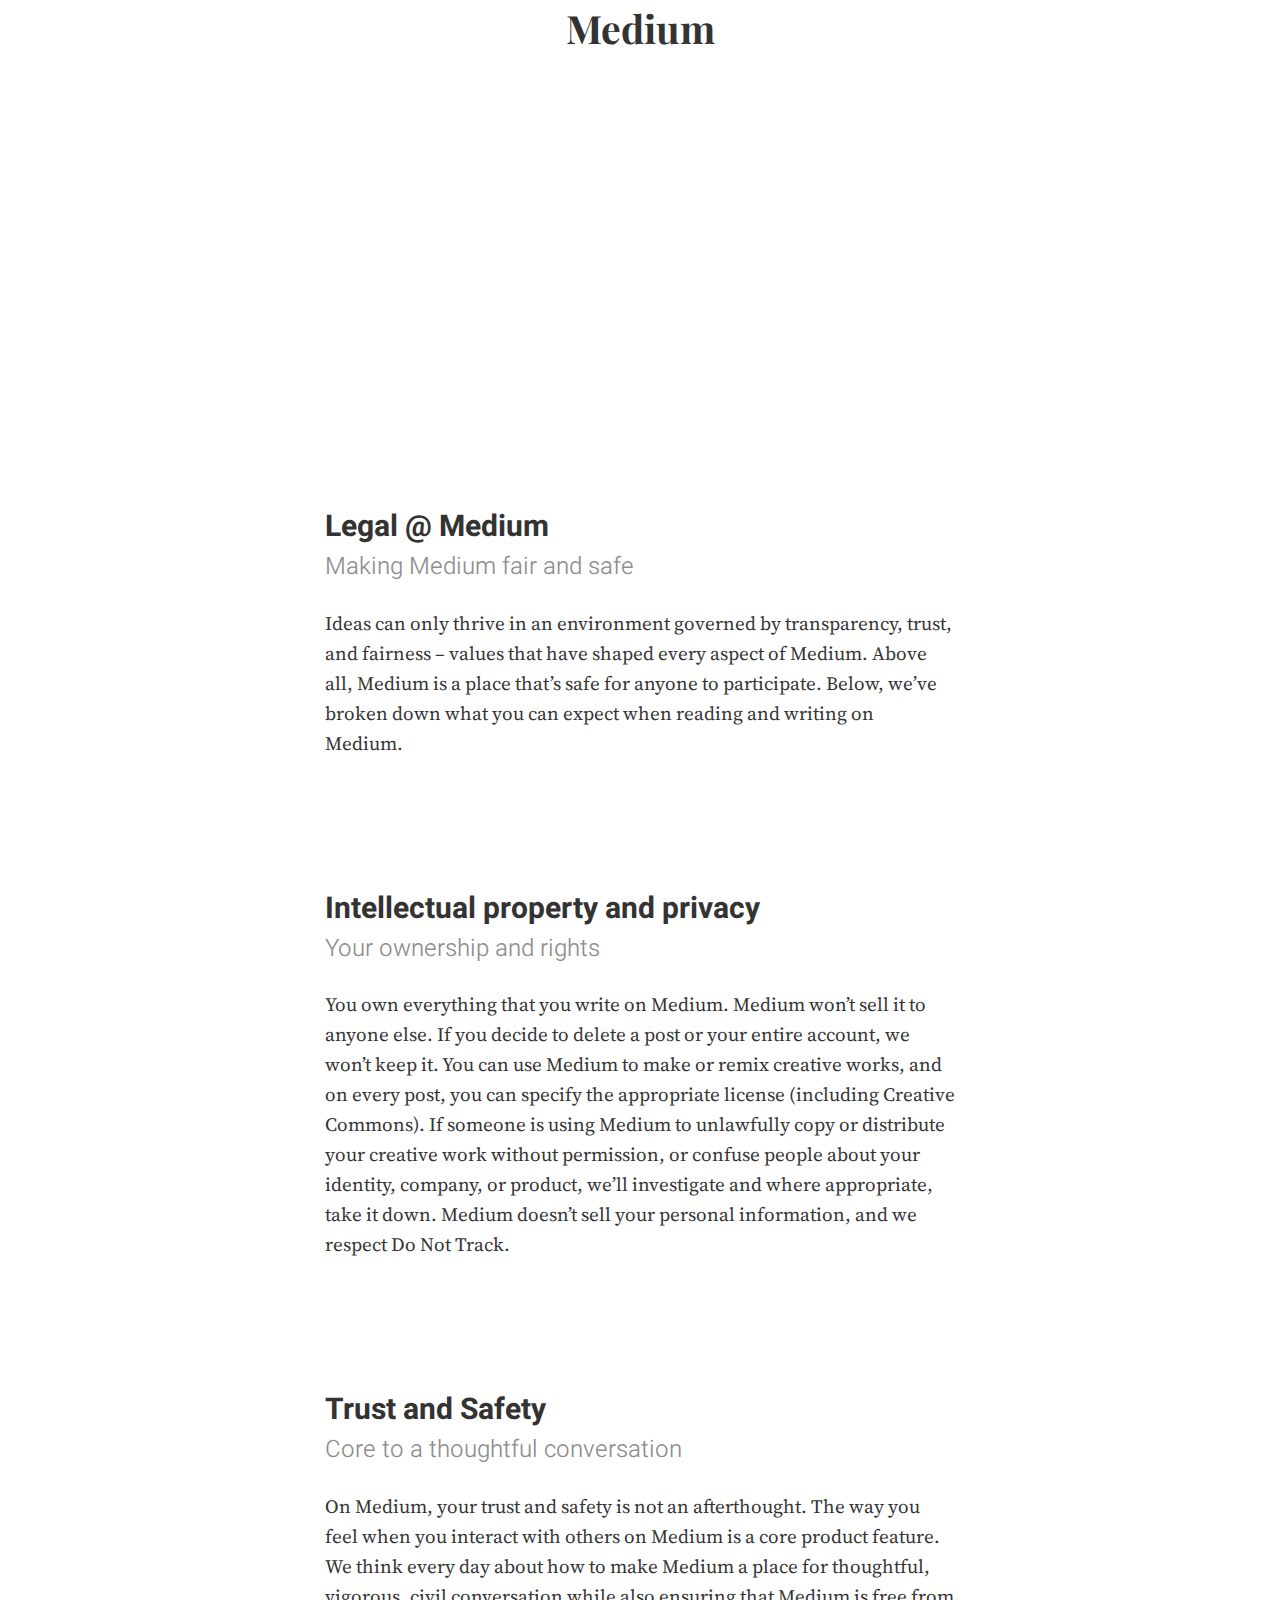
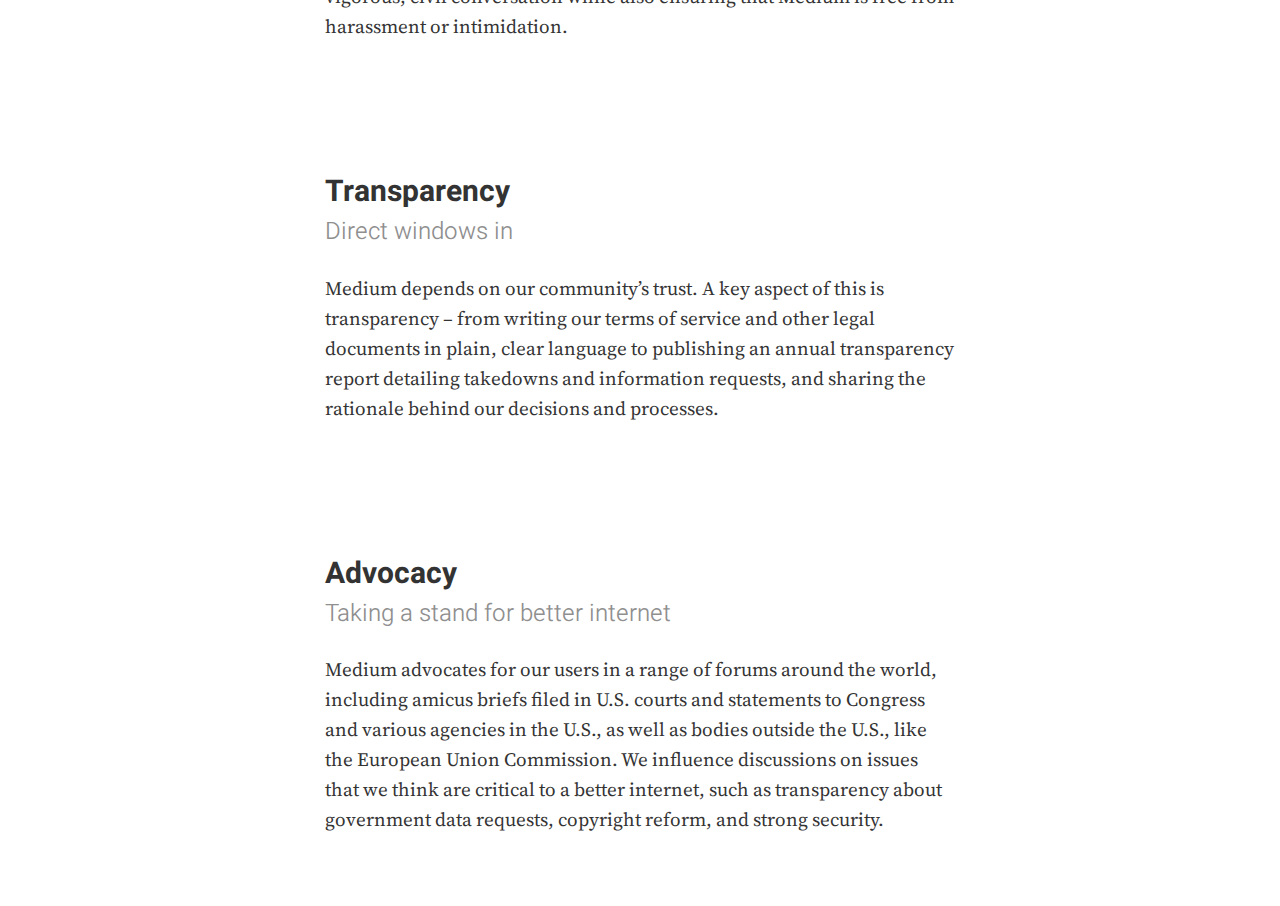
<file: medium.html>
<!DOCTYPE html>
<html>
<head>
  <meta charset="utf-8">
  <title>Legal - medium</title>
  <link rel="stylesheet" href="medium.css">
</head>
<body>
<nav class="navbar">Medium</nav>

<div class="hero"></div>

<div class="container">
  <div class="content">
    <div class="headline-group">
      <h2 class="headline-text">Legal @ Medium</h2>
      <h3 class="sub-headline-text">Making Medium fair and safe</h3>
    </div>
    <p class="content-text">Ideas can only thrive in an environment governed by transparency, trust, and fairness – values that have shaped every aspect of Medium. Above all, Medium is a place that’s safe for anyone to participate. Below, we’ve broken down what you can expect when reading and writing on Medium.</p>
  </div>

  <div class="content">
    <div class="headline-group">
      <h2 class="headline-text">Intellectual property and privacy</h2>
      <h3 class="sub-headline-text">Your ownership and rights</h3>
    </div>
    <p class="content-text">You own everything that you write on Medium. Medium won’t sell it to anyone else. If you decide to delete a post or your entire account, we won’t keep it. You can use Medium to make or remix creative works, and on every post, you can specify the appropriate license (including Creative Commons). If someone is using Medium to unlawfully copy or distribute your creative work without permission, or confuse people about your identity, company, or product, we’ll investigate and where appropriate, take it down. Medium doesn’t sell your personal information, and we respect Do Not Track.</p>
  </div>

  <div class="content">
    <div class="headline-group">
      <h2 class="headline-text">Trust and Safety</h2>
      <h3 class="sub-headline-text">Core to a thoughtful conversation</h3>
    </div>
    <p class="content-text">On Medium, your trust and safety is not an afterthought. The way you feel when you interact with others on Medium is a core product feature. We think every day about how to make Medium a place for thoughtful, vigorous, civil conversation while also ensuring that Medium is free from harassment or intimidation.</p>
  </div>

  <div class="content">
    <div class="headline-group">
      <h2 class="headline-text">Transparency</h2>
      <h3 class="sub-headline-text">Direct windows in</h3>
    </div>
    <p class="content-text">Medium depends on our community’s trust. A key aspect of this is transparency – from writing our terms of service and other legal documents in plain, clear language to publishing an annual transparency report detailing takedowns and information requests, and sharing the rationale behind our decisions and processes.</p>
  </div>

  <div class="content">
    <div class="headline-group">
      <h2 class="headline-text">Advocacy</h2>
      <h3 class="sub-headline-text">Taking a stand for better internet</h3>
    </div>
    <p class="content-text">Medium advocates for our users in a range of forums around the world, including amicus briefs filed in U.S. courts and statements to Congress and various agencies in the U.S., as well as bodies outside the U.S., like the European Union Commission. We influence discussions on issues that we think are critical to a better internet, such as transparency about government data requests, copyright reform, and strong security.</p>
  </div>
</div>
</body>
</html>
</file>
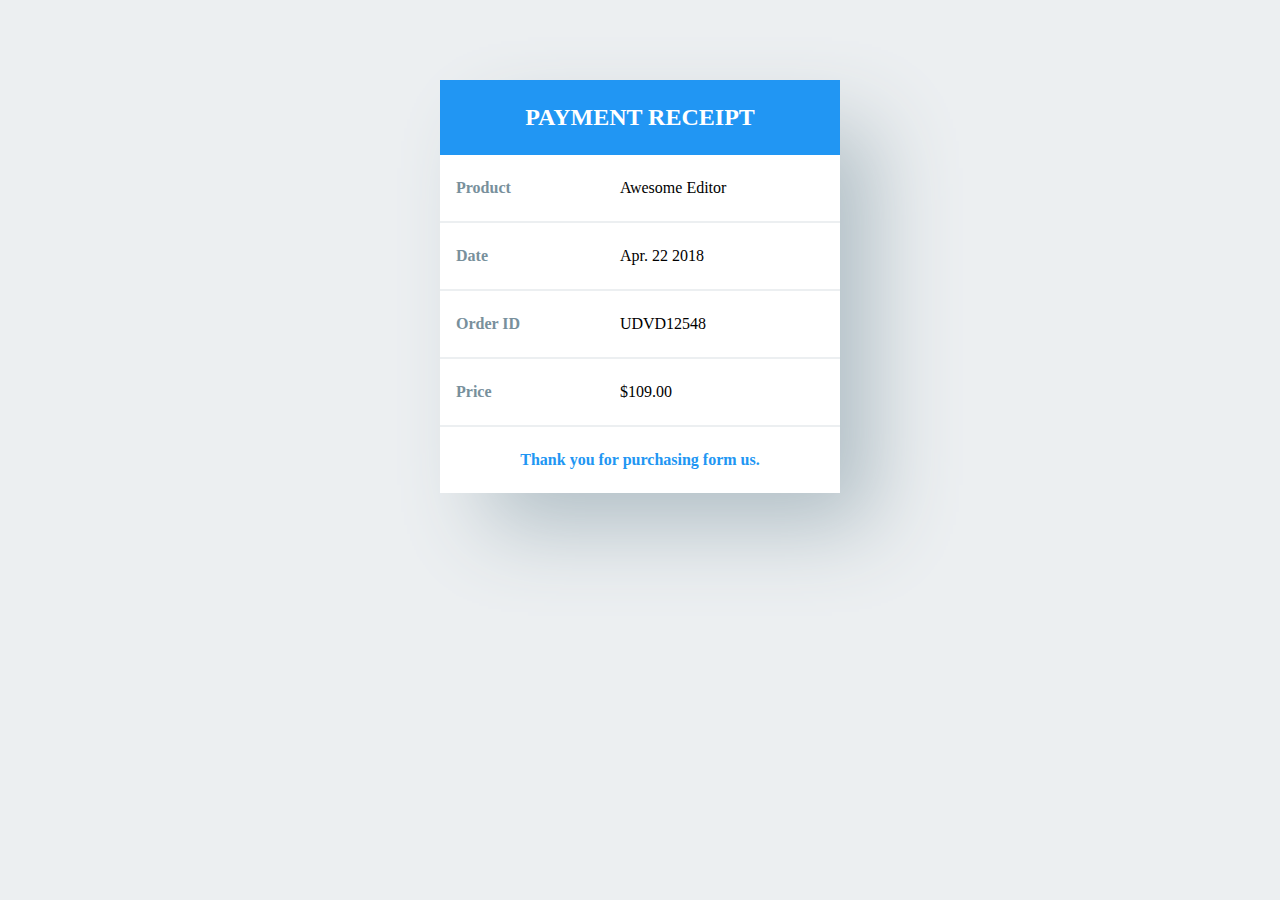
<file: payment.html>
<!DOCTYPE html>
<html>
<head>
  <meta charset="utf-8">
  <title>Thanks. The payment is complete.</title>
  <link rel="stylesheet" href="payment.css">
</head>
<body>
<div class="container">
  <table class="table-receipt">
    <thead>
    <tr>
      <th class="t-header" colspan="2">PAYMENT RECEIPT</th>
    </tr>
    </thead>
    <tbody>
    <tr>
      <td class="t-label">Product</td>
      <td class="t-content">Awesome Editor</td>
    </tr>
    <tr>
      <td class="t-label">Date</td>
      <td class="t-content">Apr. 22 2018</td>
    </tr>
    <tr>
      <td class="t-label">Order ID</td>
      <td class="t-content">UDVD12548</td>
    </tr>
    <tr>
      <td class="t-label">Price</td>
      <td class="t-content">$109.00</td>
    </tr>
    <tr>
      <td class="t-footer" colspan="2">Thank you for purchasing form us.</td>
    </tr>
    </tbody>
  </table>
</div>
</body>
</html>
</file>
<file: medium.css>
@import url('https://fonts.googleapis.com/css?family=Heebo:100,300,400,500,700,800,900');
@import url('https://fonts.googleapis.com/css?family=Playfair+Display:900');
@import url('https://fonts.googleapis.com/css?family=Source+Serif+Pro:400,600,700');

body {
  margin: 0;
  padding: 0;
  font-family: 'Source Serif Pro', serif;
  font-size: 19px;
  line-height: 1.58;
  color: #333;
  -webkit-font-smoothing: antialiased;
}

.navbar {
  padding-bottom: 8px;
  text-align: center;
  font-family: 'Playfair Display', serif;
  font-size: 39px;
  font-weight: bold;
  line-height: 56px;
}

.hero {
  width: 100%;
  min-height: 200px;
  height: 30vw;
  max-height: 534px;
  background: url('https://images.pexels.com/photos/840996/pexels-photo-840996.jpeg?auto=compress&cs=tinysrgb&dpr=2&h=750&w=1260') no-repeat center center;
  background-size: cover;
}

.container {
  margin: 0 auto;
  padding: 0 16px;
  max-width: 630px;
}

.content {
  margin-bottom: 72px;
}

.headline-group {
  padding: 64px 0 24px 0;
  font-family: 'Heebo', sans-serif;
}

.headline-text,
.sub-headline-text {
  margin: 0;
}

.headline-text {
  margin-bottom: 8px;
  font-size: 30px;
  font-weight: 700;
  line-height: 1;
}

.sub-headline-text {
  font-size: 24px;
  font-weight: 300;
  line-height: 1.4;
  color: #8f8f8f;
}

.content-text {
  margin: 0 0 40px 0;
}
</file>
<file: payment.css>
body {
  background-color: #ECEFF1;
}

.container {
  margin: 80px auto;
  max-width: 400px;
}

.table-receipt {
  border-collapse: collapse;
  width: 100%;
  background-color: white;
  box-shadow: 40px 40px 80px -8px #B0BEC5;
}

.table-receipt th {
  padding: 24px;
  width: 100%;
  color: white;
  font-size: 24px;
  background-color: #2196F3;
}

.table-receipt td {
  padding: 24px 16px;
  border-bottom: 2px solid #ECEFF1;
}

.table-receipt .t-label {
  font-size: 16px;
  font-weight: 700;
  color: #78909C;
}

.table-receipt .t-price {
  font-size: 24px;
  text-align: right;
}

.table-receipt .t-footer {
  padding: 24px;
  border-bottom: 0;
  font-size: 16px;
  color: #2196F3;
  font-weight: 700;
  text-align: center;
}
</file>
